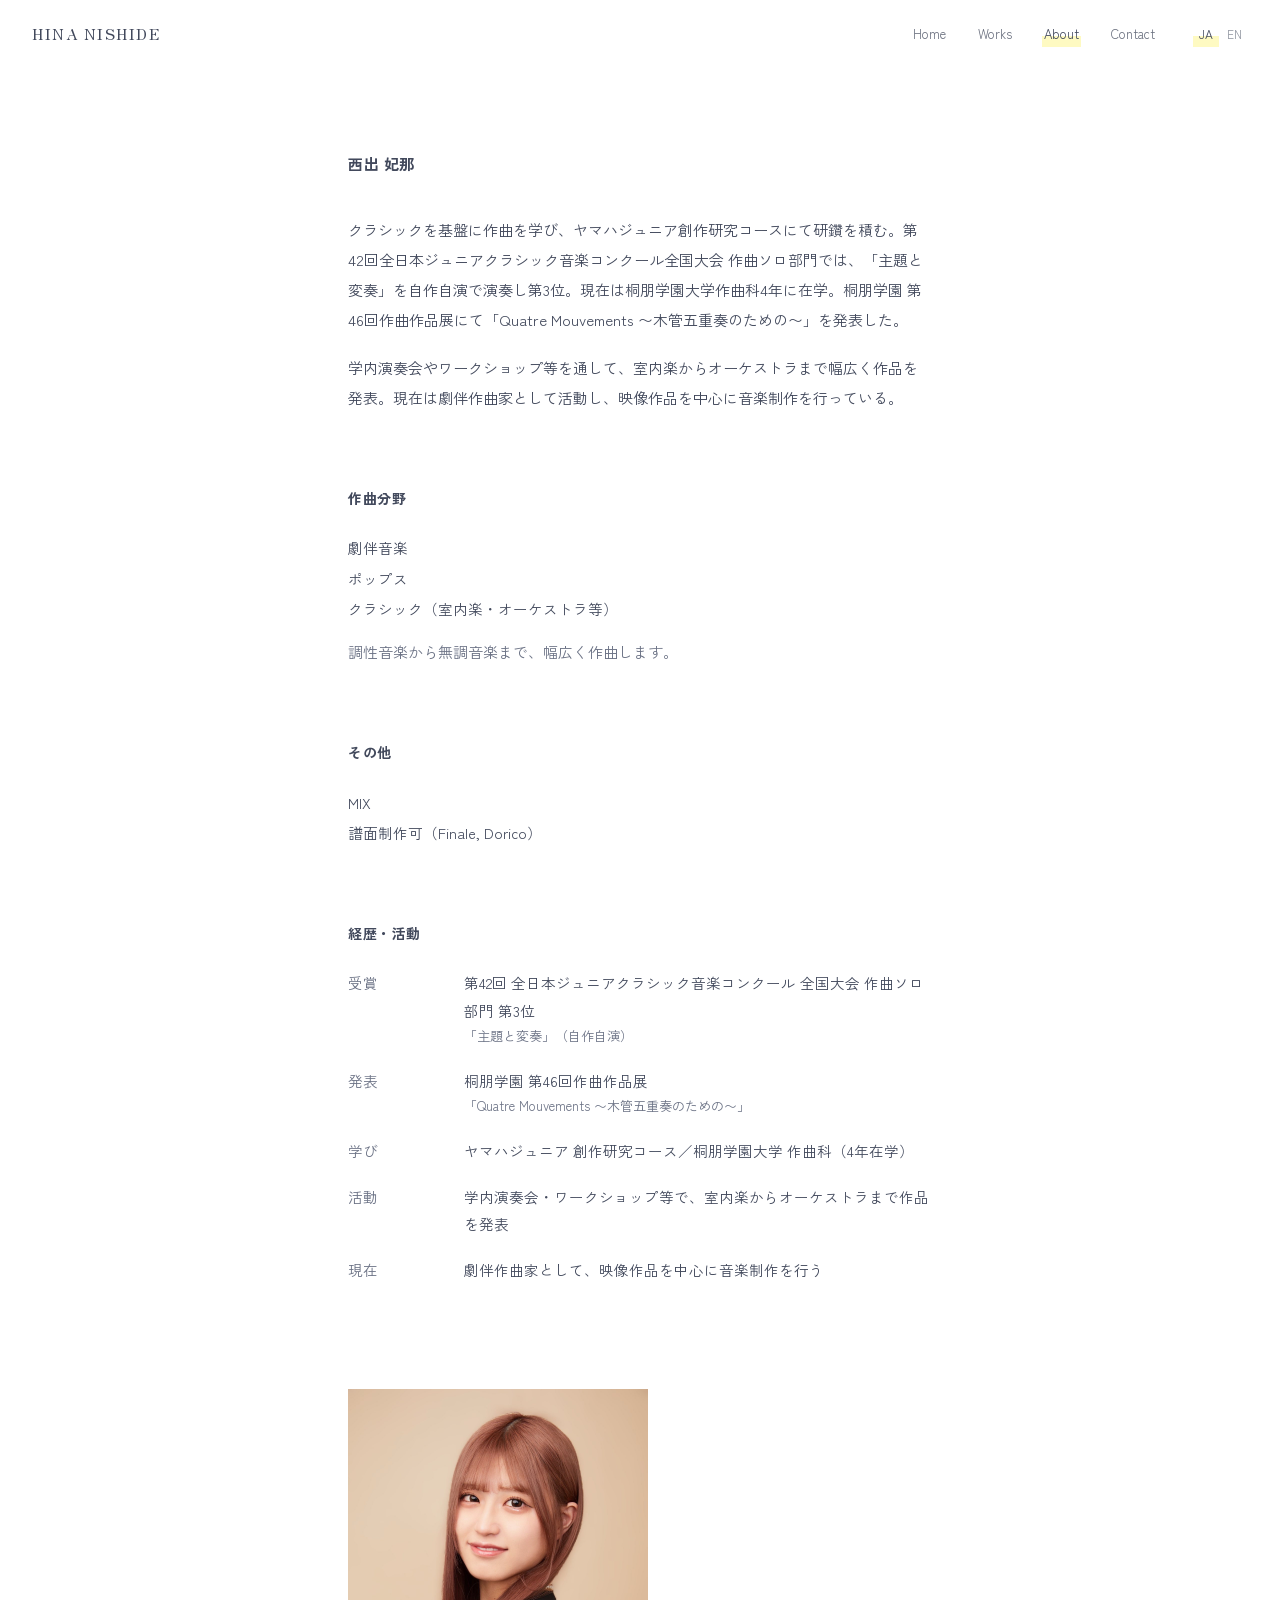
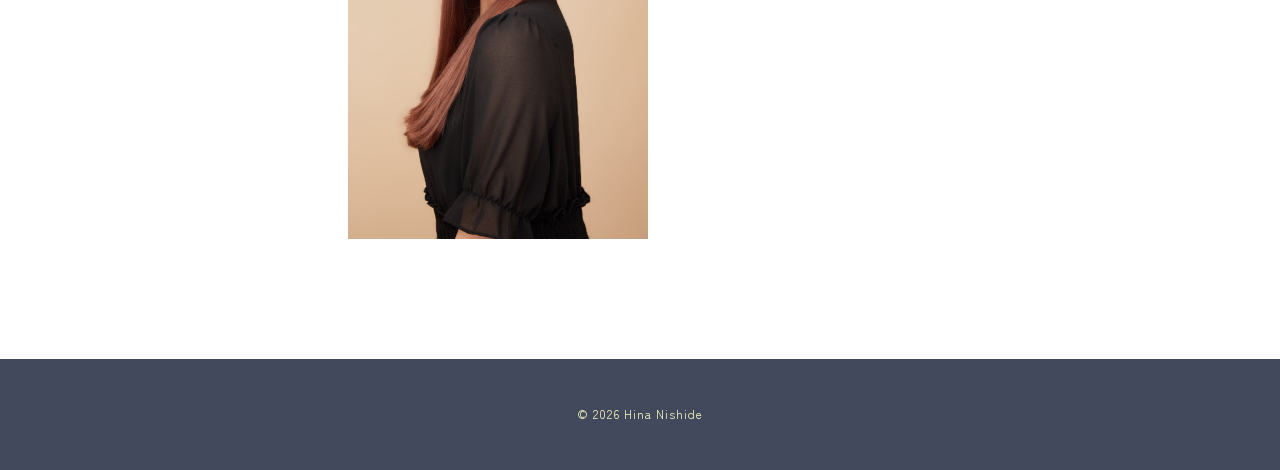
<file: about.html>
<!DOCTYPE html>
<html lang="ja" data-lang="ja">
<head>
<meta charset="UTF-8">
<meta name="viewport" content="width=device-width, initial-scale=1">
<title data-ja="プロフィール — Hina Nishide" data-en="About — Hina Nishide">プロフィール — Hina Nishide</title>
<meta name="description" content="作曲家 Hina Nishide（西出 妃那）のプロフィール。桐朋学園大学作曲科在学。劇伴作曲家として活動。">
<link rel="icon" href="img/favicon_3.jpg">
<link rel="preconnect" href="https://fonts.googleapis.com">
<link rel="preconnect" href="https://fonts.gstatic.com" crossorigin>
<link href="https://fonts.googleapis.com/css2?family=Zen+Old+Mincho:wght@400;500&family=Zen+Kaku+Gothic+New:wght@300;400;500&display=swap" rel="stylesheet">
<link rel="stylesheet" href="css/style.css?v=14">
<script>
  (function(){var l='ja',m=location.search.match(/[?&]lang=(ja|en)/);
  try{if(m){l=m[1];}else{var s=sessionStorage.getItem('lang');if(s==='en'||s==='ja'){l=s;}}}catch(e){if(m){l=m[1];}}
  document.documentElement.setAttribute('data-lang',l);document.documentElement.lang=l;})();
  /* loading screen: first visit of a session, and on reload */
  try{var n=performance.getEntriesByType('navigation')[0];var rl=n&&n.type==='reload';
  if(sessionStorage.getItem('seen')&&!rl){document.documentElement.className+=' no-loader';}}catch(e){}
</script>
</head>
<body>

<div id="loader" aria-hidden="true"><img src="img/favicon_3.jpg" alt=""></div>

<header>
  <a class="logo serif" href="index.html">HINA NISHIDE</a>
  <div class="hd-right">
    <nav aria-label="Main">
      <a href="index.html">Home</a>
      <a href="works.html">Works</a>
      <a href="about.html" aria-current="page">About</a>
      <a href="contact.html">Contact</a>
    </nav>
    <div class="lang" role="group" aria-label="Language">
      <button type="button" data-set-lang="ja" aria-pressed="true">JA</button>
      <button type="button" data-set-lang="en" aria-pressed="false">EN</button>
    </div>
  </div>
</header>

<main>
  <section id="about">
    <div class="ab">
      <h1 class="ab-name"><span class="t-ja">西出 妃那</span><span class="t-en">Hina Nishide</span></h1>

      <div class="ab-text">
        <p class="t-ja">クラシックを基盤に作曲を学び、ヤマハジュニア創作研究コースにて研鑽を積む。第42回全日本ジュニアクラシック音楽コンクール全国大会 作曲ソロ部門では、「主題と変奏」を自作自演で演奏し第3位。現在は桐朋学園大学作曲科4年に在学。桐朋学園 第46回作曲作品展にて「Quatre Mouvements 〜木管五重奏のための〜」を発表した。</p>
        <p class="t-ja">学内演奏会やワークショップ等を通して、室内楽からオーケストラまで幅広く作品を発表。現在は劇伴作曲家として活動し、映像作品を中心に音楽制作を行っている。</p>
        <p class="t-en">Hina Nishide studied composition on a foundation of classical music and trained in the Creative Research Course at Yamaha Junior. At the 42nd All Japan Junior Classical Music Competition national finals, she won third prize in the composition solo division, performing her own “Theme and Variations.” She is currently in her fourth year in the Composition Department at Toho Gakuen School of Music, and presented “Quatre Mouvements — for Woodwind Quintet” at the 46th Toho Gakuen Composition Exhibition.</p>
        <p class="t-en">Through university concerts and workshops she has presented works ranging from chamber music to orchestra. She now works as a composer for screen, writing music mainly for film and video productions.</p>
      </div>

      <h2 class="ab-h"><span class="t-ja">作曲分野</span><span class="t-en">Composition</span></h2>
      <ul class="ab-list">
        <li><span class="t-ja">劇伴音楽</span><span class="t-en">Screen &amp; incidental music</span></li>
        <li><span class="t-ja">ポップス</span><span class="t-en">Pop</span></li>
        <li><span class="t-ja">クラシック（室内楽・オーケストラ等）</span><span class="t-en">Classical (chamber music, orchestra, etc.)</span></li>
      </ul>
      <p class="ab-note"><span class="t-ja">調性音楽から無調音楽まで、幅広く作曲します。</span><span class="t-en">Composing across the range from tonal to atonal music.</span></p>

      <h2 class="ab-h"><span class="t-ja">その他</span><span class="t-en">Other</span></h2>
      <ul class="ab-list">
        <li>MIX</li>
        <li><span class="t-ja">譜面制作可（Finale, Dorico）</span><span class="t-en">Score engraving (Finale, Dorico)</span></li>
      </ul>

      <h2 class="ab-h"><span class="t-ja">経歴・活動</span><span class="t-en">Background &amp; Activity</span></h2>
      <div class="ab-rows">
        <div class="ab-row"><div class="k"><span class="t-ja">受賞</span><span class="t-en">Award</span></div><div class="v"><span class="t-ja">第42回 全日本ジュニアクラシック音楽コンクール 全国大会 作曲ソロ部門 第3位<small>「主題と変奏」（自作自演）</small></span><span class="t-en">3rd prize, Composition Solo Division — 42nd All Japan Junior Classical Music Competition, National Finals<small>“Theme and Variations” (performed by the composer)</small></span></div></div>
        <div class="ab-row"><div class="k"><span class="t-ja">発表</span><span class="t-en">Presented</span></div><div class="v"><span class="t-ja">桐朋学園 第46回作曲作品展<small>「Quatre Mouvements 〜木管五重奏のための〜」</small></span><span class="t-en">46th Toho Gakuen Composition Exhibition<small>“Quatre Mouvements — for Woodwind Quintet”</small></span></div></div>
        <div class="ab-row"><div class="k"><span class="t-ja">学び</span><span class="t-en">Study</span></div><div class="v"><span class="t-ja">ヤマハジュニア 創作研究コース／桐朋学園大学 作曲科（4年在学）</span><span class="t-en">Yamaha Junior, Creative Research Course / Toho Gakuen School of Music, Composition Department (4th year)</span></div></div>
        <div class="ab-row"><div class="k"><span class="t-ja">活動</span><span class="t-en">Activity</span></div><div class="v"><span class="t-ja">学内演奏会・ワークショップ等で、室内楽からオーケストラまで作品を発表</span><span class="t-en">Chamber and orchestral works presented at university concerts and workshops</span></div></div>
        <div class="ab-row"><div class="k"><span class="t-ja">現在</span><span class="t-en">Now</span></div><div class="v"><span class="t-ja">劇伴作曲家として、映像作品を中心に音楽制作を行う</span><span class="t-en">Composing for screen, mainly film and video productions</span></div></div>
      </div>

      <img class="ab-photo" src="img/pf.jpg" data-alt-ja="Hina Nishide のポートレート" data-alt-en="Portrait of Hina Nishide" alt="Hina Nishide のポートレート" loading="lazy">
    </div>
  </section>
</main>

<footer>© 2026 Hina Nishide</footer>

<script src="js/main.js?v=14"></script>
</body>
</html>
</file>
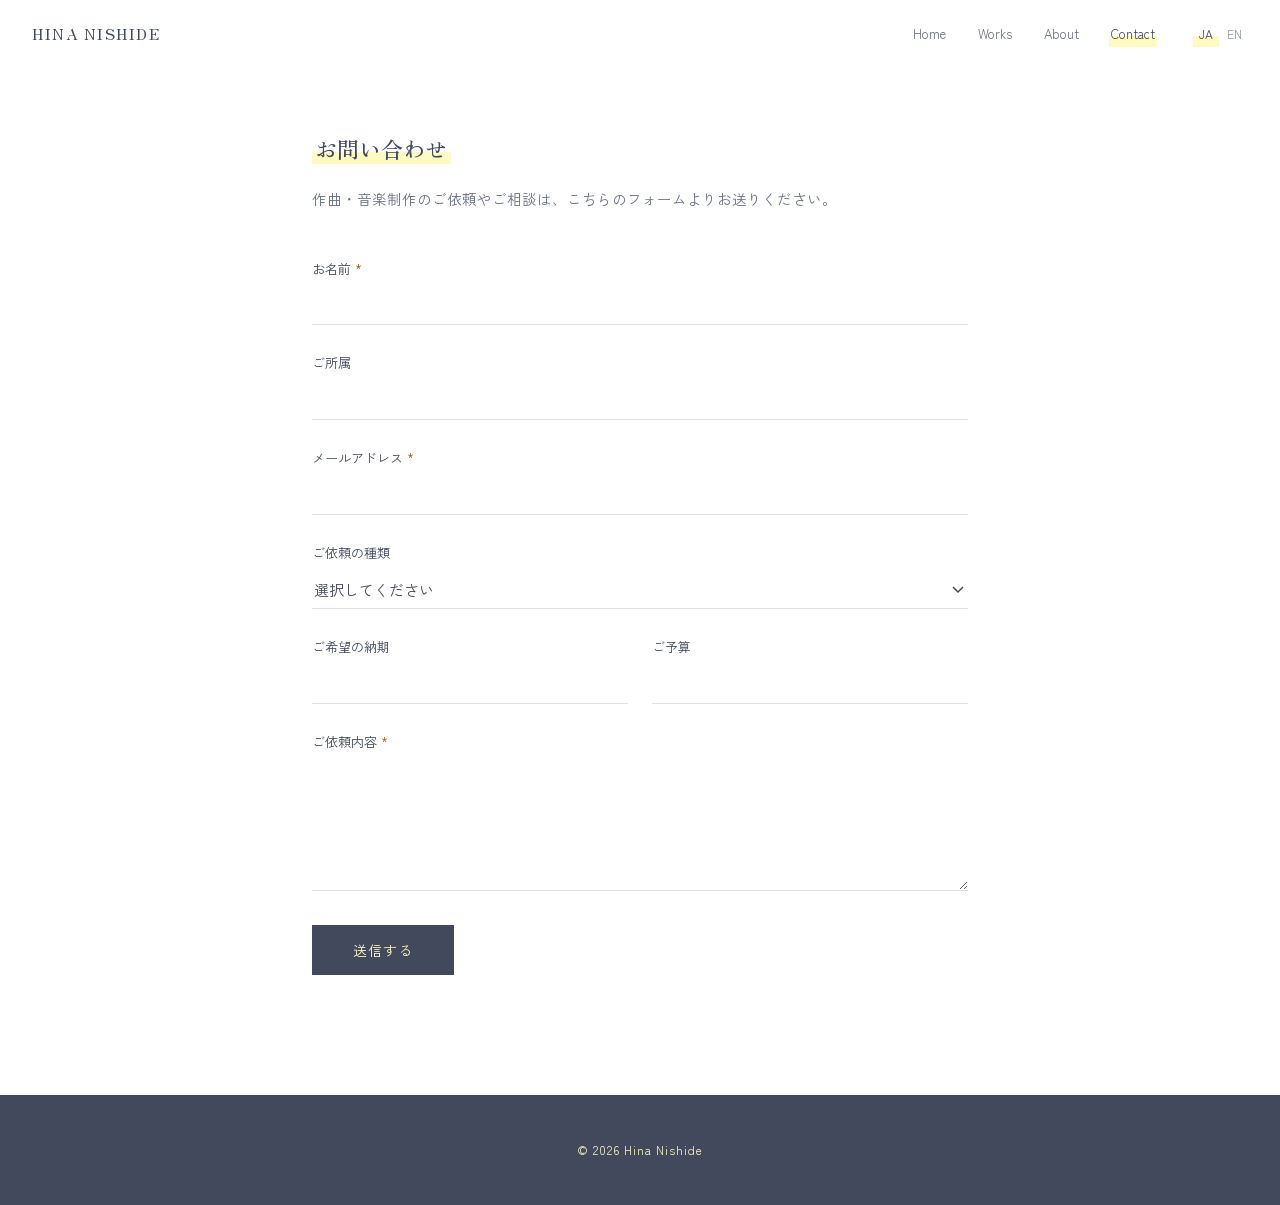
<file: contact.html>
<!DOCTYPE html>
<html lang="ja" data-lang="ja">
<head>
<meta charset="UTF-8">
<meta name="viewport" content="width=device-width, initial-scale=1">
<title data-ja="お問い合わせ — Hina Nishide" data-en="Contact — Hina Nishide">お問い合わせ — Hina Nishide</title>
<meta name="description" content="Hina Nishide（西出 妃那）への作曲・音楽制作のご依頼、お問い合わせ。">
<link rel="icon" href="img/favicon_3.jpg">
<link rel="preconnect" href="https://fonts.googleapis.com">
<link rel="preconnect" href="https://fonts.gstatic.com" crossorigin>
<link href="https://fonts.googleapis.com/css2?family=Zen+Old+Mincho:wght@400;500&family=Zen+Kaku+Gothic+New:wght@300;400;500&display=swap" rel="stylesheet">
<link rel="stylesheet" href="css/style.css?v=14">
<script>
  (function(){var l='ja',m=location.search.match(/[?&]lang=(ja|en)/);
  try{if(m){l=m[1];}else{var s=sessionStorage.getItem('lang');if(s==='en'||s==='ja'){l=s;}}}catch(e){if(m){l=m[1];}}
  document.documentElement.setAttribute('data-lang',l);document.documentElement.lang=l;})();
  /* loading screen: first visit of a session, and on reload */
  try{var n=performance.getEntriesByType('navigation')[0];var rl=n&&n.type==='reload';
  if(sessionStorage.getItem('seen')&&!rl){document.documentElement.className+=' no-loader';}}catch(e){}
</script>
</head>
<body>

<div id="loader" aria-hidden="true"><img src="img/favicon_3.jpg" alt=""></div>

<header>
  <a class="logo serif" href="index.html">HINA NISHIDE</a>
  <div class="hd-right">
    <nav aria-label="Main">
      <a href="index.html">Home</a>
      <a href="works.html">Works</a>
      <a href="about.html">About</a>
      <a href="contact.html" aria-current="page">Contact</a>
    </nav>
    <div class="lang" role="group" aria-label="Language">
      <button type="button" data-set-lang="ja" aria-pressed="true">JA</button>
      <button type="button" data-set-lang="en" aria-pressed="false">EN</button>
    </div>
  </div>
</header>

<main>
  <section id="contact">
    <div class="wrap">
      <h1 class="page-title serif"><span class="hl"><span class="t-ja">お問い合わせ</span><span class="t-en">Contact</span></span></h1>
      <p class="intro">
        <span class="t-ja">作曲・音楽制作のご依頼やご相談は、こちらのフォームよりお送りください。</span>
        <span class="t-en">For commissions and inquiries about composition or music production, please use the form below.</span>
      </p>

      <!-- Formspree form endpoint -->
      <form id="contact-form" action="https://formspree.io/f/mljjddkn" method="POST">
        <div class="field">
          <label for="f-name"><span class="t-ja">お名前</span><span class="t-en">Name</span><span class="req">*</span></label>
          <input id="f-name" name="name" type="text" autocomplete="name" required>
        </div>
        <div class="field">
          <label for="f-org"><span class="t-ja">ご所属</span><span class="t-en">Organization</span></label>
          <input id="f-org" name="organization" type="text" autocomplete="organization">
        </div>
        <div class="field">
          <label for="f-email"><span class="t-ja">メールアドレス</span><span class="t-en">Email</span><span class="req">*</span></label>
          <input id="f-email" name="email" type="email" autocomplete="email" required>
        </div>
        <div class="field">
          <label for="f-type"><span class="t-ja">ご依頼の種類</span><span class="t-en">Type of request</span></label>
          <select id="f-type" name="type">
            <option value="" data-ja="選択してください" data-en="Select one">選択してください</option>
            <option value="Screen / incidental music" data-ja="劇伴音楽" data-en="Screen &amp; incidental music">劇伴音楽</option>
            <option value="Pop" data-ja="ポップス" data-en="Pop">ポップス</option>
            <option value="Classical" data-ja="クラシック（室内楽・オーケストラ等）" data-en="Classical (chamber, orchestra, etc.)">クラシック（室内楽・オーケストラ等）</option>
            <option value="Mixing" data-ja="MIX" data-en="Mixing">MIX</option>
            <option value="Score engraving" data-ja="譜面制作" data-en="Score engraving">譜面制作</option>
            <option value="Other" data-ja="その他" data-en="Other">その他</option>
          </select>
        </div>
        <div class="row2">
          <div class="field">
            <label for="f-date"><span class="t-ja">ご希望の納期</span><span class="t-en">Desired deadline</span></label>
            <input id="f-date" name="deadline" type="text">
          </div>
          <div class="field">
            <label for="f-budget"><span class="t-ja">ご予算</span><span class="t-en">Budget</span></label>
            <input id="f-budget" name="budget" type="text">
          </div>
        </div>
        <div class="field">
          <label for="f-body"><span class="t-ja">ご依頼内容</span><span class="t-en">Details</span><span class="req">*</span></label>
          <textarea id="f-body" name="message" required></textarea>
        </div>

        <input class="hp" type="text" name="_gotcha" tabindex="-1" autocomplete="off" aria-hidden="true">

        <div id="msg-ok" class="form-msg ok" role="status" hidden>
          <span class="t-ja">お問い合わせありがとうございます。送信が完了しました。</span>
          <span class="t-en">Thank you for your message. It has been sent.</span>
        </div>
        <div id="msg-err" class="form-msg" role="alert" hidden>
          <span class="t-ja">送信に失敗しました。時間をおいて、もう一度お試しください。</span>
          <span class="t-en">The message could not be sent. Please try again later.</span>
        </div>
        <div id="msg-setup" class="form-msg" role="alert" hidden>
          <span class="t-ja">送信先の設定がまだ完了していません（制作用メッセージ）。</span>
          <span class="t-en">The form's destination is not set up yet (development message).</span>
        </div>

        <button type="submit" class="submit-btn"><span class="t-ja">送信する</span><span class="t-en">Send</span></button>
      </form>
    </div>
  </section>
</main>

<footer>© 2026 Hina Nishide</footer>

<script src="js/main.js?v=14"></script>
</body>
</html>
</file>
<file: css/style.css>
/* ==========================================================
   Hina Nishide — shared stylesheet
   Colors: navy #42495c (ink) / cream #fefac2 (accent)
   Hover motion: all hover transitions use --ease and 0.6–1.4s,
   so things open slowly instead of snapping. Change --ease or
   the durations below to tune the feel.
   ========================================================== */
:root{
  --ink:#42495c;
  --paper:#ffffff;
  --line:#dde0e6;
  --muted:#6b7285;
  --accent:#fefac2;
  --tint:#eef0f4;
  --req:#9a5b12;
  --ease:cubic-bezier(.45,.05,.25,1);   /* soft start, soft stop */
}
*{box-sizing:border-box;margin:0;padding:0;}
html{scroll-behavior:smooth;}
body{
  background:var(--paper); color:var(--ink);
  font-family:'Zen Kaku Gothic New',sans-serif; font-weight:400;
  line-height:1.9;
}
.serif{font-family:'Zen Old Mincho',serif; font-weight:500;}
a{color:inherit;}
img{max-width:100%;}
:focus-visible{outline:2px solid var(--ink); outline-offset:3px;}
body.home header :focus-visible,
.lb :focus-visible{outline-color:var(--accent);}
.sr-only{position:absolute;width:1px;height:1px;overflow:hidden;clip:rect(0 0 0 0);white-space:nowrap;}

/* ---- language switch: both languages live in the HTML ---- */
html[data-lang="ja"] .t-en{display:none !important;}
html[data-lang="en"] .t-ja{display:none !important;}

.wrap{max-width:1120px; margin:0 auto; padding:0 32px;}

/* ---- header ---- */
header{
  position:fixed; top:0; left:0; right:0; z-index:20;
  display:flex; align-items:center; justify-content:space-between; gap:24px;
  padding:20px 32px;
  background:rgba(255,255,255,.94);
  -webkit-backdrop-filter:blur(6px); backdrop-filter:blur(6px);
}
header .logo{
  font-size:15px; letter-spacing:.1em; text-decoration:none;
  transition:opacity .8s var(--ease);
}
header .logo:hover{opacity:.6;}
.hd-right{display:flex; align-items:center; gap:36px;}
header nav{display:flex; gap:28px; font-size:13px;}

/* nav links + language buttons: a marker sweeps in from the left */
header nav a,
.lang button{
  background-image:linear-gradient(var(--accent),var(--accent));
  background-repeat:no-repeat; background-position:0 100%; background-size:0 42%;
  transition:opacity .8s var(--ease), background-size .9s var(--ease);
}
header nav a{text-decoration:none; padding:1px 2px; opacity:.78;}
header nav a:hover,
header nav a[aria-current="page"]{opacity:1; background-size:100% 42%;}
.lang{display:flex; gap:2px; font-size:12px; letter-spacing:.08em;}
.lang button{
  border:0; font:inherit; color:inherit; cursor:pointer;
  padding:2px 6px; opacity:.6; background-color:transparent;
}
.lang button:hover{opacity:1;}
.lang button[aria-pressed="true"]{opacity:1; background-size:100% 42%;}

/* header floats over the full-screen hero on the home page: thin underline instead */
body.home header{
  background:none; color:#fff;
  -webkit-backdrop-filter:none; backdrop-filter:none;
  text-shadow:0 1px 10px rgba(20,24,40,.35);
}
body.home header nav a,
body.home .lang button{padding-bottom:3px; background-size:0 2px;}
body.home header nav a:hover,
body.home header nav a[aria-current="page"],
body.home .lang button[aria-pressed="true"]{background-size:100% 2px;}

/* once the home page scrolls past the hero, the header turns solid white again */
header{transition:background-color .8s var(--ease), color .8s var(--ease);}
body.home.past-hero header{
  background:rgba(255,255,255,.94); color:var(--ink); text-shadow:none;
  -webkit-backdrop-filter:blur(6px); backdrop-filter:blur(6px);
}
body.home.past-hero header nav a,
body.home.past-hero .lang button{padding-bottom:1px; background-size:0 42%;}
body.home.past-hero header nav a:hover,
body.home.past-hero header nav a[aria-current="page"],
body.home.past-hero .lang button[aria-pressed="true"]{background-size:100% 42%;}
body.home.past-hero header :focus-visible{outline-color:var(--ink);}

/* ---- headings ---- */
h1.page-title, h2.sec-title{
  font-size:22px; line-height:1.5; font-weight:500; margin-bottom:32px;
}
h1.page-title span.hl, h2.sec-title span.hl{
  background:linear-gradient(transparent 62%, var(--accent) 62%);
  padding:0 .15em;
}

/* ---- HERO (home): full-screen images ---- */
#hero{
  position:relative; height:100vh; height:100svh; min-height:560px;
  overflow:hidden; background:var(--ink); color:#fff;
}
#hero .slide{
  position:absolute; inset:0; z-index:1; opacity:0; visibility:hidden;
  transition:opacity 1.6s var(--ease), visibility 0s linear 1.6s;
}
#hero .slide.on{
  opacity:1; visibility:visible;
  transition:opacity 1.6s var(--ease);
}
#hero .slide img.cover,#hero .slide video.cover{
  position:absolute; inset:0; width:100%; height:100%;
  object-fit:cover; max-width:none;
}
/* soft shade top + bottom so the white header/caption stay readable */
#hero .slide::after{
  content:""; position:absolute; inset:0; z-index:1; pointer-events:none;
  background:
    linear-gradient(rgba(30,34,48,.42), rgba(30,34,48,0) 24%),
    linear-gradient(rgba(30,34,48,0) 68%, rgba(30,34,48,.5));
}
#hero .cap{
  position:absolute; left:32px; bottom:34px; right:140px; z-index:2;
  font-size:13px; letter-spacing:.04em; line-height:1.7;
  text-shadow:0 1px 8px rgba(20,24,40,.6);
}
#hero .dots{
  position:absolute; right:26px; bottom:26px; z-index:3; display:flex;
}
#hero .dots button{
  width:26px; height:26px; border:0; background:none; cursor:pointer;
  display:flex; align-items:center; justify-content:center;
}
#hero .dots button::before{
  content:""; width:6px; height:6px; border-radius:50%;
  background:rgba(255,255,255,.5);
  transition:background-color .8s var(--ease), transform .8s var(--ease);
}
#hero .dots button:hover::before{background:#fff;}
#hero .dots button[aria-current="true"]::before{background:var(--accent); transform:scale(1.35);}

/* ---- work grid (home + works) ---- */
.g{display:grid; grid-template-columns:repeat(3,1fr); gap:2px;}
.cell{
  display:block; position:relative; width:100%; aspect-ratio:16/10;
  border:0; padding:0; background:var(--tint); overflow:hidden;
  cursor:pointer; font:inherit; color:inherit; text-align:left;
}
.cell img{
  position:absolute; inset:0; width:100%; height:100%; object-fit:cover;
  transition:transform 1.4s var(--ease);
}
.cell.poster{background:var(--ink);}
.cell.vid::before{content:""; position:absolute; left:50%; top:50%; z-index:2; width:54px; height:54px; margin:-27px 0 0 -27px; border-radius:50%; background:url("data:image/svg+xml,%3Csvg xmlns='http://www.w3.org/2000/svg' viewBox='0 0 24 24'%3E%3Cpath fill='%23fefac2' d='M8 5v14l11-7z'/%3E%3C/svg%3E") center/22px no-repeat, rgba(66,73,92,.8); transition:transform 1s var(--ease);}
.cell.vid:hover::before{transform:scale(1.1);}
.cell.yt img{transform:scale(1.14);}
.cell:hover img,.cell:focus-visible img{transform:scale(1.045);}
.cell.yt:hover img,.cell.yt:focus-visible img{transform:scale(1.19);}
/* cream frame draws in slowly */
.cell::after{
  content:""; position:absolute; inset:0; pointer-events:none;
  box-shadow:inset 0 0 0 0 var(--accent);
  transition:box-shadow .9s var(--ease);
}
.cell:hover::after,.cell:focus-visible::after{box-shadow:inset 0 0 0 4px var(--accent);}
/* caption fades up */
.cell .cap{
  position:absolute; left:0; right:0; bottom:0; z-index:2;
  padding:36px 16px 14px; font-size:13px; line-height:1.6; color:#fff;
  background:linear-gradient(transparent, rgba(66,73,92,.82));
  opacity:0; transform:translateY(10px);
  transition:opacity .9s var(--ease), transform .9s var(--ease);
}
.cell:hover .cap,.cell:focus-visible .cap{opacity:1; transform:none;}
@media (hover:none){ .cell .cap{opacity:1; transform:none;} }
.cell.yt::before{
  content:""; position:absolute; left:50%; top:50%; z-index:2;
  width:54px; height:54px; margin:-27px 0 0 -27px; border-radius:50%;
  background:
    url("data:image/svg+xml,%3Csvg xmlns='http://www.w3.org/2000/svg' viewBox='0 0 24 24'%3E%3Cpath fill='%23fefac2' d='M8 5v14l11-7z'/%3E%3C/svg%3E") center/22px no-repeat,
    rgba(66,73,92,.8);
  transition:transform 1s var(--ease);
}
.cell.yt:hover::before,.cell.yt:focus-visible::before{transform:scale(1.1);}

/* ---- home: recent works ---- */
#recent{padding:88px 0 100px;}
#recent .head{display:flex; align-items:baseline; justify-content:space-between; margin-bottom:28px;}
#recent h2{font-size:16px; font-weight:500; margin:0;}
#recent .more{
  font-size:13px; text-decoration:none; border-bottom:1px solid var(--ink);
  background-image:linear-gradient(var(--accent),var(--accent));
  background-repeat:no-repeat; background-position:0 100%; background-size:0 100%;
  transition:background-size .9s var(--ease);
}
#recent .more:hover{background-size:100% 100%;}

/* ---- works page ---- */
#works{padding:132px 0 80px;}
#scores{padding:0 0 110px;}

/* ---- text rows (works/about) ---- */
.rows{margin-bottom:56px;}
.row{
  display:grid; grid-template-columns:150px 1fr; gap:24px;
  padding:18px 0; border-top:1px solid var(--line); font-size:14.5px;
}
.row:last-child{border-bottom:1px solid var(--line);}
.row .k{color:var(--muted); font-size:13px;}
.row .v small{display:block; color:var(--muted); font-size:12.5px;}

/* ---- about ---- */
#about .wrap{
  padding-top:132px; padding-bottom:110px;
  display:grid; grid-template-columns:0.8fr 1.2fr; gap:84px; align-items:start;
}
#about .portrait{position:relative; aspect-ratio:3/4; position:sticky; top:104px;}
#about .portrait::before{
  content:""; position:absolute; inset:18px -18px -18px 18px; background:var(--accent);
}
#about .portrait img{
  position:relative; width:100%; height:100%; object-fit:cover; object-position:center 22%; display:block;
}
#about p{font-size:15px; max-width:40em; margin-bottom:18px;}
#about h2.sec-title.sub{font-size:16px; margin:48px 0 18px;}
.pill-list{list-style:none; display:flex; flex-wrap:wrap; gap:8px; margin-bottom:8px;}
.pill-list li{
  border:1px solid var(--ink); padding:2px 14px; font-size:13.5px; border-radius:999px;
}
.pill-list.soft li{border-color:var(--line); background:var(--tint);}
.note-line{font-size:13px; color:var(--muted); margin:6px 0 0;}

/* ---- contact ---- */
#contact .wrap{padding-top:132px; padding-bottom:120px; max-width:720px;}
#contact .intro{font-size:14.5px; color:var(--muted); margin:-12px 0 44px;}
form{display:flex; flex-direction:column; gap:26px;}
.field{display:flex; flex-direction:column; gap:6px;}
.field label{font-size:13px;}
.field label .req{color:var(--req); margin-left:4px;}
.field input,.field textarea,.field select{
  border:0; border-bottom:1px solid var(--line); background-color:transparent; border-radius:0;
  font-family:inherit; font-size:15px; padding:8px 2px; color:var(--ink); outline:none;
  -webkit-appearance:none; appearance:none;
  transition:border-color .8s var(--ease), background-color .8s var(--ease);
}
.field select{
  background-image:url("data:image/svg+xml,%3Csvg xmlns='http://www.w3.org/2000/svg' width='12' height='8' viewBox='0 0 12 8'%3E%3Cpath d='M1 1l5 5 5-5' fill='none' stroke='%2342495c' stroke-width='1.5'/%3E%3C/svg%3E");
  background-repeat:no-repeat; background-position:right 4px center; padding-right:24px;
}
.field input:hover,.field textarea:hover,.field select:hover{border-bottom-color:#b4b9c6;}
.field input:focus,.field textarea:focus,.field select:focus{border-bottom-color:var(--ink); background-color:rgba(254,250,194,.35);}
.field textarea{resize:vertical; min-height:130px; line-height:1.8;}
.row2{display:grid; grid-template-columns:1fr 1fr; gap:24px;}
.hp{position:absolute; left:-9999px; width:1px; height:1px; overflow:hidden;}
.submit-btn{
  margin-top:8px; width:fit-content; cursor:pointer;
  border:1px solid var(--ink); background:var(--ink); color:var(--accent);
  font-family:inherit; font-size:14px; letter-spacing:.08em; padding:14px 40px;
  transition:background-color .9s var(--ease), color .9s var(--ease);
}
.submit-btn:hover{background:var(--accent); color:var(--ink);}
.submit-btn:disabled{opacity:.5; cursor:default;}
.form-msg{font-size:14px; padding:14px 16px; background:var(--tint); border-left:4px solid var(--ink);}
.form-msg[hidden]{display:none;}
.form-msg.ok{background:var(--accent);}

/* ---- footer ---- */
footer{
  background:var(--ink); color:var(--accent);
  padding:44px 32px; text-align:center; font-size:12px; letter-spacing:.08em;
}

/* ---- lightbox (fades in/out) ---- */
.lb{
  position:fixed; inset:0; z-index:100; display:flex; align-items:center; justify-content:center;
  background:rgba(30,34,48,.93); padding:56px 24px 24px;
  opacity:0; visibility:hidden;
  transition:opacity .7s var(--ease), visibility 0s linear .7s;
}
.lb.open{opacity:1; visibility:visible; transition:opacity .7s var(--ease);}
.lb-body{width:min(960px,100%); text-align:center; color:#fff;}
.lb-body iframe{width:100%; aspect-ratio:16/9; border:0; background:#000; display:block;}
.lb-body img{max-width:100%; max-height:80vh; display:block; margin:0 auto;}
.lb-body .ext{
  display:inline-block; margin-top:14px; font-size:13px; color:var(--accent);
  opacity:.85; transition:opacity .8s var(--ease);
}
.lb-body .ext:hover{opacity:1;}
.lb-body .hint{margin-top:14px; font-size:12.5px; opacity:.75;}
.lb-close{
  position:absolute; top:10px; right:14px; background:none; border:0; color:#fff;
  font-size:34px; line-height:1; padding:8px 12px; cursor:pointer;
  opacity:.8; transition:opacity .8s var(--ease);
}
.lb-close:hover{opacity:1;}

/* ---- responsive ---- */
@media (max-width:900px){
  .g{grid-template-columns:repeat(2,1fr);}
  #about .wrap{grid-template-columns:1fr; gap:56px;}
  #about .portrait{position:relative; top:0; max-width:380px; margin-right:18px;}
}
@media (max-width:760px){
  header{flex-wrap:wrap; padding:14px 20px 10px; gap:4px 0;}
  .hd-right{display:contents;}
  header .logo{order:1;}
  .lang{order:2;}
  header nav{order:3; width:100%; gap:22px; font-size:12.5px; padding-top:2px;}
  .wrap{padding:0 20px;}
  #hero .cap{left:20px; right:110px; bottom:28px;}
  #hero .dots{right:14px; bottom:20px;}
  #works,#about .wrap,#contact .wrap{padding-top:148px;}
  #recent{padding:64px 0 72px;}
  .g{grid-template-columns:1fr;}
  .row{grid-template-columns:1fr; gap:2px;}
  .row2{grid-template-columns:1fr;}
}
@media (prefers-reduced-motion:reduce){
  html{scroll-behavior:auto;}
  *,*::before,*::after{transition-duration:.01ms !important;}
}

/* ---- about: name line ---- */
.who{font-size:20px !important; letter-spacing:.06em; margin:-12px 0 24px !important;}

/* ---- listen: dropdown groups ---- */
.acc{border-top:1px solid var(--line);}
.acc:last-of-type{border-bottom:1px solid var(--line);}
.acc-h{
  width:100%; display:flex; align-items:center; gap:14px; padding:20px 12px; background:transparent; border:0; cursor:pointer;
  font:inherit; font-size:15px; color:var(--ink); text-align:left;
  transition:background-color .8s var(--ease);
}
.acc-h:hover{background:var(--tint);}
.acc-h .an{flex:1; letter-spacing:.04em;}
.acc-h em{font-style:normal; font-size:12px; color:var(--muted);}
.acc-h i{
  width:9px; height:9px; border-right:1.5px solid var(--ink); border-bottom:1.5px solid var(--ink);
  transform:rotate(45deg) translate(-2px,-2px); transition:transform .8s var(--ease); margin-right:4px;
}
.acc.open .acc-h i{transform:rotate(225deg) translate(-2px,-2px);}
.acc-b{display:grid; grid-template-rows:0fr; transition:grid-template-rows .9s var(--ease), opacity .7s var(--ease); opacity:0;}
.acc.open .acc-b{grid-template-rows:1fr; opacity:1;}
.acc-in{overflow:hidden; min-height:0;}
.acc .track:first-child{border-top:1px solid var(--line);}
.acc .track:last-child{border-bottom:0;}
@media (prefers-reduced-motion:reduce){.acc-b,.acc-h i{transition:none;}}

/* ---- listen / audio player (track list + waveform + sticky player) ---- */
#listen{padding:0 0 130px;}
#listen .grp-unused{font-size:13px; font-weight:500; color:var(--muted); margin:40px 0 10px; letter-spacing:.06em;}
.tracks{list-style:none; margin:0; padding:0;}
.track{
  display:grid; grid-template-columns:44px minmax(150px,260px) 1fr 84px; align-items:center; gap:20px;
  padding:14px 12px; border-top:1px solid var(--line); font-size:14.5px;
  transition:background-color .8s var(--ease);
}
.track:last-child{border-bottom:1px solid var(--line);}
.track:hover,.track.on{background:var(--tint);}
.tp,.np-play{
  width:38px; height:38px; border-radius:50%; border:1px solid var(--ink); background:transparent; cursor:pointer;
  display:flex; align-items:center; justify-content:center; padding:0; color:var(--ink);
  transition:background-color .8s var(--ease), transform .8s var(--ease);
}
.track:hover .tp,.track.on .tp{background:var(--accent);}
.ic{width:0; height:0; border-left:9px solid currentColor; border-top:6px solid transparent; border-bottom:6px solid transparent; margin-left:3px;}
.playing > .tp .ic, #np.playing .np-play .ic{width:11px; height:12px; border:0; margin:0; background:linear-gradient(90deg,currentColor 0 4px,transparent 4px 7px,currentColor 7px 11px);}
.tt small{display:block; color:var(--muted); font-size:12px; margin-top:2px;}
.tm{white-space:nowrap; color:var(--muted); font-size:12.5px; text-align:right; font-variant-numeric:tabular-nums;}
.wf,.np-wf{
  display:flex; align-items:center; gap:2px; height:38px; cursor:pointer; min-width:0;
}
.wf b,.np-wf b{
  flex:1; min-width:1px; border-radius:1px; background:rgba(66,73,92,.28);
  transition:background-color .35s var(--ease);
}
.wf b.p{background:var(--ink);}
.track:hover .wf b:not(.p){background:rgba(66,73,92,.42);}

#np{
  position:fixed; left:0; right:0; bottom:0; z-index:40;
  display:flex; align-items:center; gap:16px; padding:12px 28px;
  background:var(--ink); color:var(--accent);
  transform:translateY(110%); transition:transform 1s var(--ease);
}
#np.show{transform:none;}
#np button{color:var(--accent); background:transparent; border:0; cursor:pointer; padding:6px; display:flex; opacity:.8; transition:opacity .6s var(--ease);}
#np button:hover{opacity:1;}
#np .np-play{border:1px solid var(--accent); width:40px; height:40px; padding:0;}
#np.playing .np-play,#np .np-play:hover{background:var(--accent); color:var(--ink);}
.np-title{flex:0 0 190px; font-size:13.5px; white-space:nowrap; overflow:hidden; text-overflow:ellipsis;}
.np-wf{flex:1; height:30px;}
.np-wf b{background:rgba(254,250,194,.28);}
.np-wf b.p{background:var(--accent);}
.np-time{font-size:12px; font-variant-numeric:tabular-nums; opacity:.8; min-width:84px; text-align:right;}
body.has-np footer{padding-bottom:84px;}
@media (max-width:760px){
  .track{grid-template-columns:40px minmax(0,1fr) auto; gap:12px; padding:14px 0;}
  .track .wf{grid-column:1 / -1; order:5; height:30px; width:100%; overflow:hidden;}
  #np{padding:10px 14px; gap:8px; flex-wrap:wrap;}
  .np-title{flex:1 1 0;} .np-time{min-width:0;} .np-wf{flex:1 0 100%; order:9; height:24px;}
}
@media (prefers-reduced-motion:reduce){#np{transition:none;}}

.lb video{max-width:min(1200px,92vw); max-height:84vh; background:#000; outline:0;}

/* ---- about (plain typographic layout) ---- */
#about{background:var(--bg,#fff);}
#about .ab{padding:150px 36px 120px; max-width:760px; margin:0 0 0 max(0px,calc((100vw - 1100px)/2));}
.ab-name{font-size:15px; font-weight:500; letter-spacing:.04em; margin:0 0 36px;}
.ab-text p{font-size:14.5px; line-height:2; margin:0 0 20px; max-width:38em;}
.ab-h{font-size:14px; font-weight:500; letter-spacing:.04em; margin:72px 0 22px;}
.ab-list{list-style:none; margin:0; padding:0; font-size:14.5px; line-height:2.1;}
.ab-note{font-size:13px; color:var(--muted); margin:14px 0 0;}
.ab-rows{font-size:14.5px;}
.ab-row{display:grid; grid-template-columns:96px 1fr; gap:20px; padding:0 0 18px; line-height:1.9;}
.ab-row .k{color:var(--muted);}
.ab-row small{display:block; color:var(--muted); font-size:13px;}
.ab-photo{display:block; width:100%; max-width:300px; height:auto; margin-top:88px;}
@media (max-width:760px){
  #about .ab{padding:150px 20px 90px; margin:0;}
  .ab-row{grid-template-columns:1fr; gap:0;}
  .ab-photo{max-width:70%;}
}
.ab-name,.ab-h{font-weight:700;}

#np .np-close{margin-left:4px; padding:10px;}

/* ---- loading screen (home): cream screen, script "H" fades in ---- */
#loader{
  position:fixed; inset:0; z-index:100; background:var(--accent);
  display:flex; align-items:center; justify-content:center;
  transition:opacity 1s var(--ease), visibility 0s linear 1s;
  animation:loader-failsafe 0s linear 7s forwards;   /* never get stuck if JS fails */
}
#loader img{
  display:block; width:77px; height:auto; mix-blend-mode:multiply;  /* white of the jpg melts into the cream */
  opacity:0; transform:translateY(8px) scale(.96);
  animation:loader-logo 1.9s var(--ease) .3s forwards;
}
#loader.done{opacity:0; visibility:hidden; pointer-events:none;}
@keyframes loader-logo{to{opacity:1; transform:none;}}
@keyframes loader-failsafe{to{opacity:0; visibility:hidden;}}
@media (prefers-reduced-motion:reduce){#loader img{animation:none; opacity:1; transform:none;}}
html.no-loader #loader{display:none;}

/* about: block centred on the page, text left-aligned inside */
#about .ab{margin:0 auto; max-width:640px; padding:150px 28px 120px;}
@media (max-width:760px){#about .ab{padding:150px 20px 90px; margin:0 auto;}}
</file>
